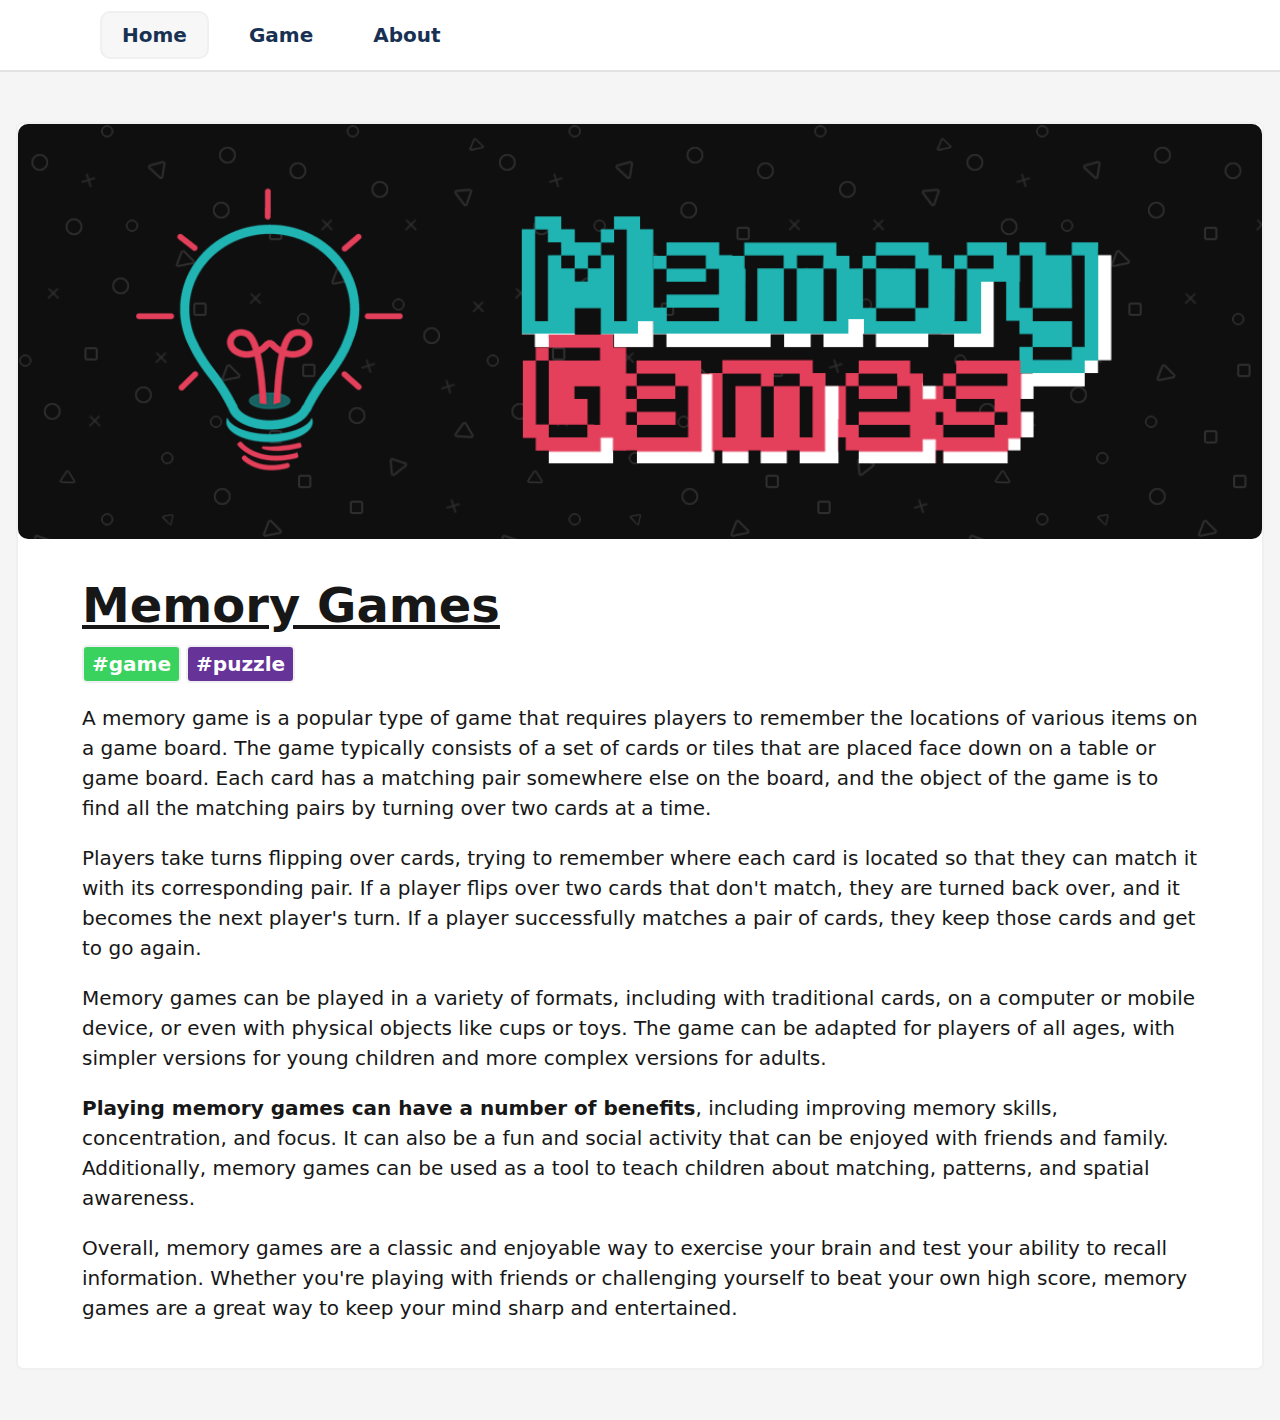
<file: Memory Game/pages/home/index.html>
<!DOCTYPE html>
<html lang="en">

<head>
    <meta charset="UTF-8">
    <meta http-equiv="X-UA-Compatible" content="IE=edge">
    <meta name="viewport" content="width=device-width, initial-scale=1.0">
    <title>Memory Game</title>
    <link rel="shortcut icon" href="../../assets/favicon.ico" type="image/x-icon">
    <link rel="stylesheet" href="../../css/style.css">
</head>

<body>
    <nav>
        <a href="index.html" class="active">Home</a>
        <a href="../game/game.html">Game</a>
        <a href="../about/about.html">About</a>
    </nav>

    <div class="container">
        <section>
            <img src="../../assets/banner.webp" class="banner" alt="">

            <h1>Memory Games</h1>
            <div class="tag-container">
                <p class="tag green">
                    #game
                </p>
                <p class="tag red">
                    #puzzle
                </p>
            </div>

            <p>A memory game is a popular type of game that requires players to remember the locations of various items
                on a game board. The game typically consists of a set of cards or tiles that are placed face down on a
                table or game board. Each card has a matching pair somewhere else on the board, and the object of the
                game is to find all the matching pairs by turning over two cards at a time.</p>
            <p>Players take turns flipping over cards, trying to remember where each card is located so that they can
                match it with its corresponding pair. If a player flips over two cards that don't match, they are turned
                back over, and it becomes the next player's turn. If a player successfully matches a pair of cards, they
                keep those cards and get to go again.</p>
            <p>Memory games can be played in a variety of formats, including with traditional cards, on a computer or
                mobile device, or even with physical objects like cups or toys. The game can be adapted for players of
                all ages, with simpler versions for young children and more complex versions for adults.</p>
            <p> <b> Playing memory games can have a number of benefits</b>, including improving memory skills,
                concentration, and focus. It can also be a fun and social activity that can be enjoyed with friends and
                family. Additionally, memory games can be used as a tool to teach children about matching, patterns, and
                spatial awareness.</p>
            <p>Overall, memory games are a classic and enjoyable way to exercise your brain and test your ability to
                recall information. Whether you're playing with friends or challenging yourself to beat your own high
                score, memory games are a great way to keep your mind sharp and entertained.</p>
        </section>
    </div>
</body>

</html>
</file>
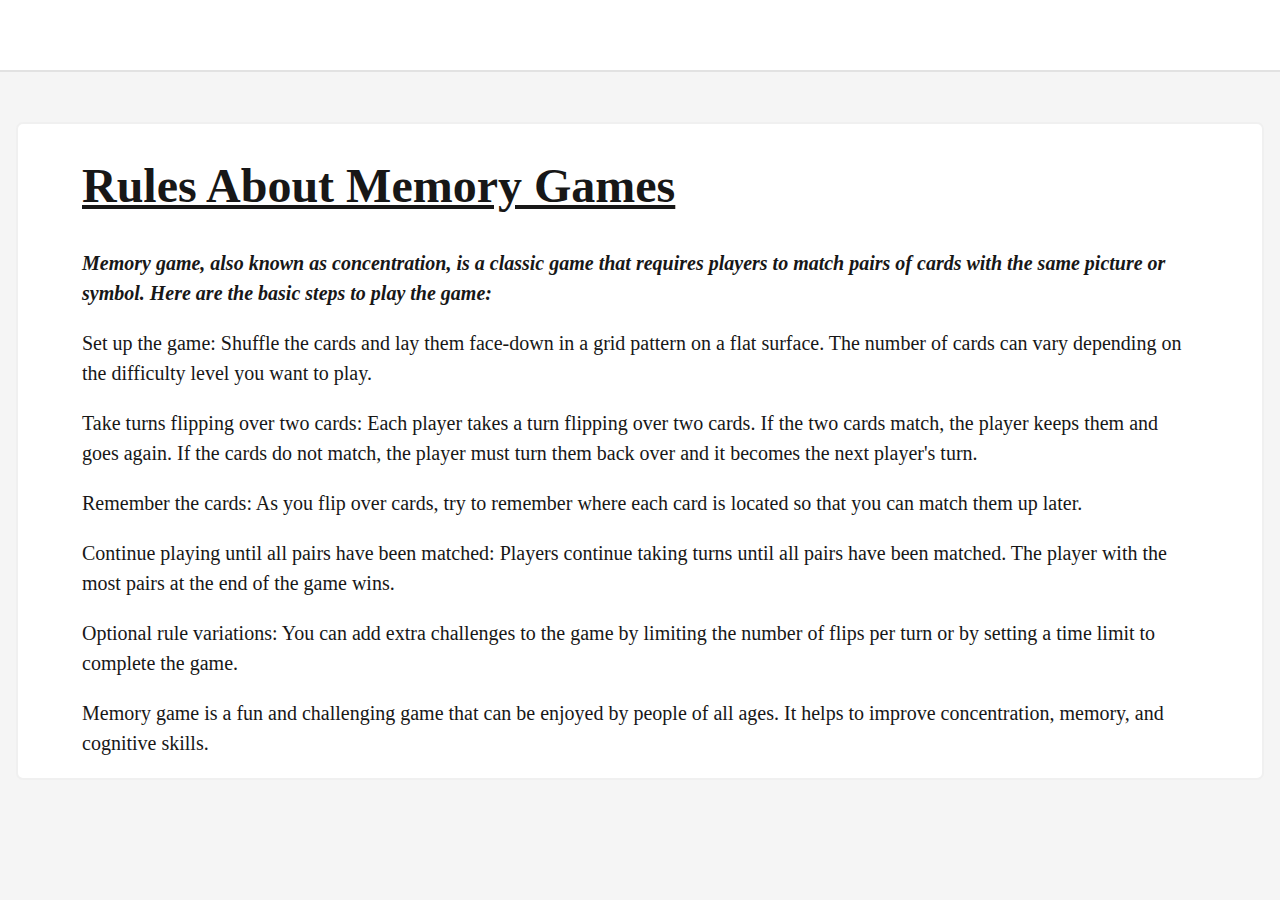
<file: Memory Game/about.html>
<!DOCTYPE html>
<html lang="en">

<head>
    <meta charset="UTF-8">
    <meta http-equiv="X-UA-Compatible" content="IE=edge">
    <meta name="viewport" content="width=device-width, initial-scale=1.0">
    <title>Memory Game</title>
    <link rel="shortcut icon" href="favicon.ico" type="image/x-icon">
    <link rel="stylesheet" href="style.css">
</head>

<body>
    <nav>

    </nav>

    <div class="container">
        <section>
            <h1>Rules About Memory Games</h1>
            <p>
                <i>
                    <b>
                        Memory game, also known as concentration, is a classic game that requires players to match pairs
                        of
                        cards
                        with the same picture or symbol. Here are the basic steps to play the game:
                    </b>
                </i>
            </p>
            <p>
                Set up the game: Shuffle the cards and lay them face-down in a grid pattern on a flat surface. The
                number of cards can vary depending on the difficulty level you want to play.
            </p>
            <p>
                Take turns flipping over two cards: Each player takes a turn flipping over two cards. If the two cards
                match, the player keeps them and goes again. If the cards do not match, the player must turn them back
                over and it becomes the next player's turn.
            </p>
            <p>
                Remember the cards: As you flip over cards, try to remember where each card is located so that you can
                match them up later.
            </p>
            <p>
                Continue playing until all pairs have been matched: Players continue taking turns until all pairs have
                been matched. The player with the most pairs at the end of the game wins.
            </p>
            <p>
                Optional rule variations: You can add extra challenges to the game by limiting the number of flips per
                turn or by setting a time limit to complete the game.
            </p>
            <p>
                Memory game is a fun and challenging game that can be enjoyed by people of all ages. It helps to
                improve concentration, memory, and cognitive skills.
            </p>
        </section>
    </div>




    <footer>

    </footer>

</body>

</html>
</file>
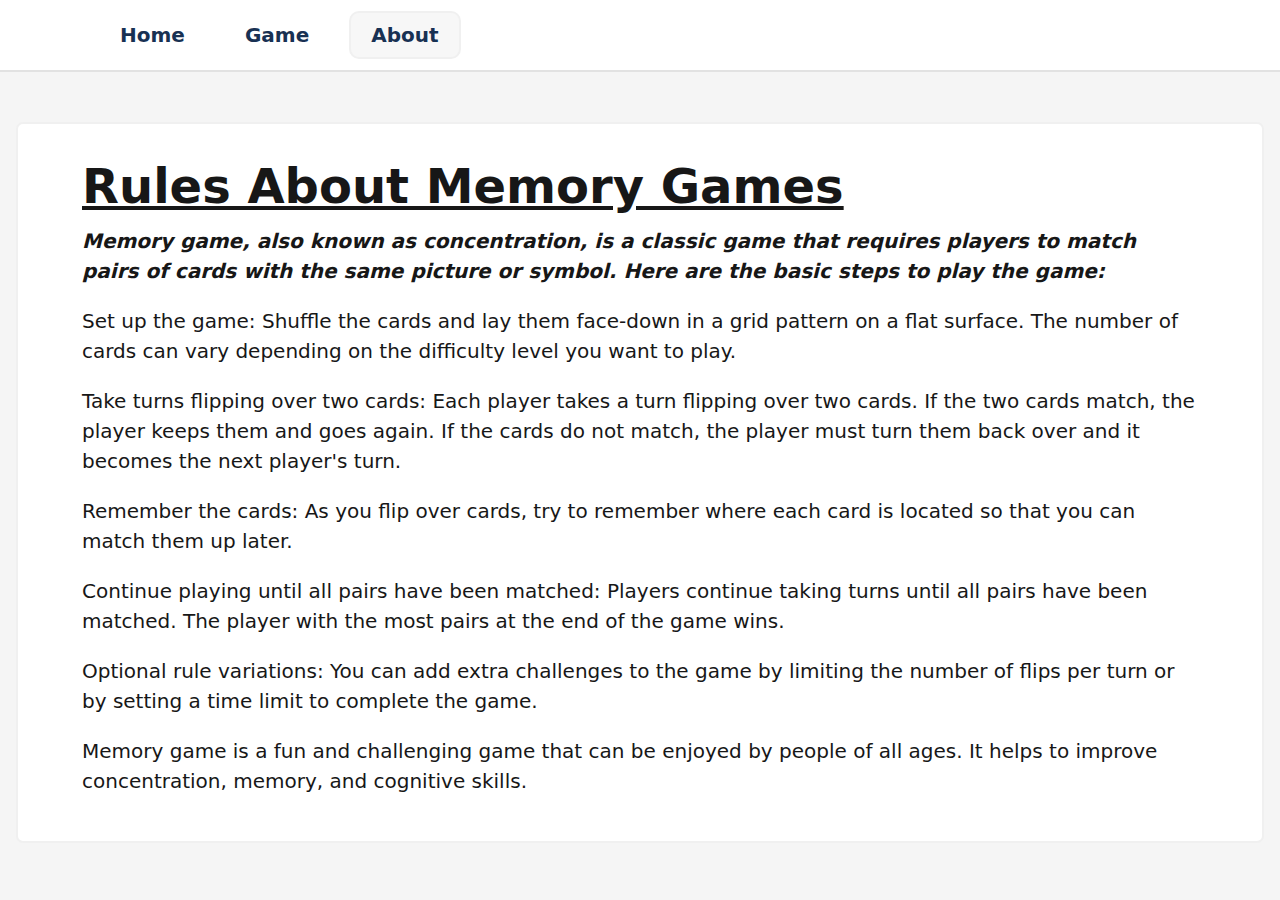
<file: Memory Game/pages/about/about.html>
<!DOCTYPE html>
<html lang="en">

<head>
    <meta charset="UTF-8">
    <meta http-equiv="X-UA-Compatible" content="IE=edge">
    <meta name="viewport" content="width=device-width, initial-scale=1.0">
    <title>Memory Game</title>
    <link rel="shortcut icon"  href="../../assets/favicon.ico"  type="image/x-icon">
    <link rel="stylesheet" href="../../css/style.css">
</head>

<body>
    <nav>
        <a href="../home/index.html">Home</a>
        <a href="../game/game.html">Game</a>
        <a href="about.html" class="active">About</a>
    </nav>

    <div class="container">
        <section>
            <h1>Rules About Memory Games</h1>
            <p>
                <i>
                    <b>
                        Memory game, also known as concentration, is a classic game that requires players to match pairs
                        of
                        cards
                        with the same picture or symbol. Here are the basic steps to play the game:
                    </b>
                </i>
            </p>
            <p>
                Set up the game: Shuffle the cards and lay them face-down in a grid pattern on a flat surface. The
                number of cards can vary depending on the difficulty level you want to play.
            </p>
            <p>
                Take turns flipping over two cards: Each player takes a turn flipping over two cards. If the two cards
                match, the player keeps them and goes again. If the cards do not match, the player must turn them back
                over and it becomes the next player's turn.
            </p>
            <p>
                Remember the cards: As you flip over cards, try to remember where each card is located so that you can
                match them up later.
            </p>
            <p>
                Continue playing until all pairs have been matched: Players continue taking turns until all pairs have
                been matched. The player with the most pairs at the end of the game wins.
            </p>
            <p>
                Optional rule variations: You can add extra challenges to the game by limiting the number of flips per
                turn or by setting a time limit to complete the game.
            </p>
            <p>
                Memory game is a fun and challenging game that can be enjoyed by people of all ages. It helps to
                improve concentration, memory, and cognitive skills.
            </p>
        </section>
    </div>




    <footer>

    </footer>

</body>

</html>
</file>
<file: Memory Game/css/style.css>
* {
  padding: 0;
  margin: 0;
  -webkit-user-drag: none;
  user-select: none;
  font-family: system-ui, -apple-system, BlinkMacSystemFont, "Segoe UI", Roboto,
    Oxygen, Ubuntu, Cantarell, "Open Sans", "Helvetica Neue", sans-serif;
}

img {
  width: 100%;
}

:root {
  --card-with: 210px;
  --card-height: 210px;
  --paragraf-color: #171717;
  --padding-menu: 100px;
}

.tag {
  padding: 2px 8px;
  border-radius: 5px;
  border: solid 2px rgb(240, 240, 240);
  font-weight: bold;
  color: white;
  display: inline-block;
}

.tag-container {
  padding: 0 64px;
  margin-bottom: 20px;
}

.green {
  background-color: #3ad25e;
}

.red {
  background-color: rebeccapurple;
}

nav {
  width: calc(100% - (var(--padding-menu) * 2));
  background-color: white;
  border-bottom: 2px solid rgb(226, 226, 226);
  height: 70px;
  margin-bottom: 50px;
  padding: 0 var(--padding-menu);
  display: flex;
  align-items: center;
  justify-content: left;
  gap: 20px;
}

.active {
  border: 2px solid rgb(240, 240, 240);
  border-radius: 10px;
  background-color: #f7f7f7;
}

nav a {
  padding: 10px 20px;
  color: #183153;
  font-weight: 800;
  text-decoration: none;
  font-size: 20px;
}

nav a:hover {
  text-decoration: underline;
}

.banner {
  border-radius: 10px;
}

body {
  background-color: #f5f5f5;
}

.container {
  width: min(100% - 32px, 1248px);
  margin-inline: auto;
  margin-bottom: 50px;
}

section {
  background-color: white;
  border-radius: 7px;
  border: 2px solid rgb(240, 240, 240);
  margin-bottom: 50px;
  padding-bottom: 25px;
}

h1 {
  font-weight: 900;
  text-decoration: underline;
  padding: 32px 64px 10px 64px;
  font-size: 48px;
  line-height: 60px;
  color: var(--paragraf-color);
  animation: text 0.7s;
}

p,
ol {
  color: var(--paragraf-color);
  font-size: 20px;
  line-height: 30px;
  padding: 0 64px 20px 64px;
  animation: text 1s;
}

/* game page */
.card-container {
  display: flex;
  justify-content: space-around;
  gap: 20px;
  flex-wrap: wrap;
}

.card-container img {
  width: var(--card-with);
  height: var(--card-height);
  background-color: white;
  border-radius: 10px;
  border: 2px solid rgb(239, 239, 239);
  -webkit-box-shadow: 10px 10px 4px -3px rgba(194, 194, 194, 1);
  -moz-box-shadow: 10px 10px 4px -3px rgba(194, 194, 194, 1);
  box-shadow: 10px 10px 4px -3px rgba(194, 194, 194, 1);
  cursor: pointer;
}

.card-container img:hover {
  background-color: rgb(245, 245, 245);
}

svg {
  fill: #183153;
  width: 20px;
}

.timer {
  position: fixed;
  bottom: 50px;
  right: 50px;
  padding: 20px 25px;
  background-color: #0ca678;
  border-bottom: #171717 solid 5px;
  border-radius: 7px;
  display: flex;
  align-items: center;
  justify-content: center;
  gap: 15px;
  font-weight: bold;
  color: #183153;
  font-size: 20px;
}

.animate {
  animation-name: flip;
  animation-duration: 1s;
  animation-timing-function: ease-out;
  transform-style: preserve-3d;
}

.pop-up {
  position: fixed;
  width: 100%;
  height: 100vh;
  z-index: 1;
  background-color: #8181814d;
  top: 0;
  left: 0;
  display: none;
}

.pop-up div {
  background-color: white;
  border-radius: 10px;
  margin-top: 200px;
  border: 2px solid rgb(239, 239, 239);
  -webkit-box-shadow: 10px 10px 4px -3px rgba(194, 194, 194, 1);
  -moz-box-shadow: 10px 10px 4px -3px rgba(194, 194, 194, 1);
  box-shadow: 10px 10px 4px -3px rgba(194, 194, 194, 1);
  width: min(100% - 32px, 800px);
  margin-inline: auto;
}

@keyframes flip {
  from {
    opacity: 0;
  }
  to {
    opacity: 1;
  }
}

@keyframes text {
  from {
    opacity: 0;
  }
  to {
    opacity: 1;
  }
}
</file>
<file: Memory Game/style.css>
*{
    padding: 0;
    margin: 0;
}

nav{
    width: 100%;
    background-color: white;
    border-bottom: 2px solid rgb(226, 226, 226);
    height: 70px;
    margin-bottom: 50px;
}

body{
    background-color: #f5f5f5;
    font-family: "Segoe UI";
}

.container{
    width: min(100% - 32px, 1248px);
    margin-inline: auto;
   
}

section{
    background-color: white;
    border-radius: 7px;
    border: 2px solid rgb(240, 240, 240);
    margin-bottom: 50px;
}

h1{
    font-weight: 900;
    text-decoration: underline;
    padding: 32px 64px;
    font-size: 48px;
    line-height: 60px;
    color: #171717;
}

p, ol{
    color: #171717;
    font-size: 20px;
    line-height: 30px;
    padding: 0 64px 20px 64px;
}
</file>
